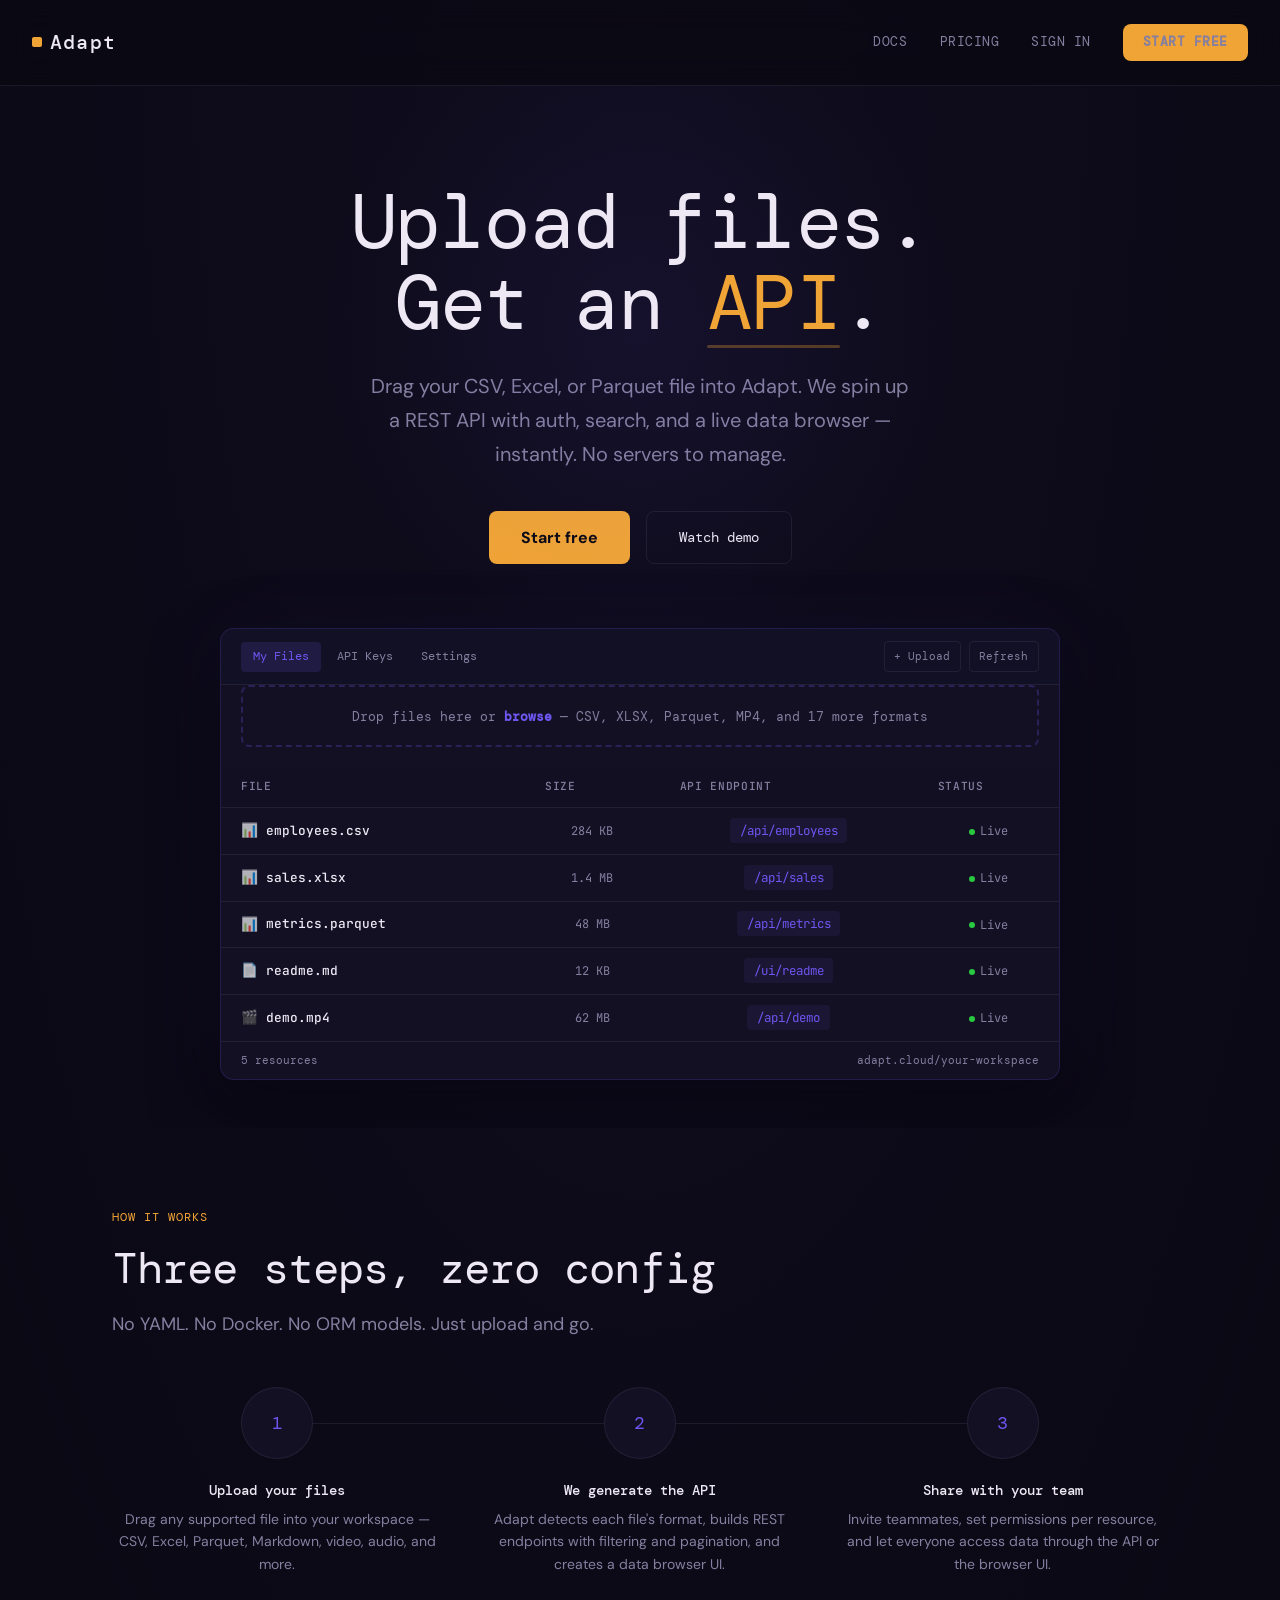
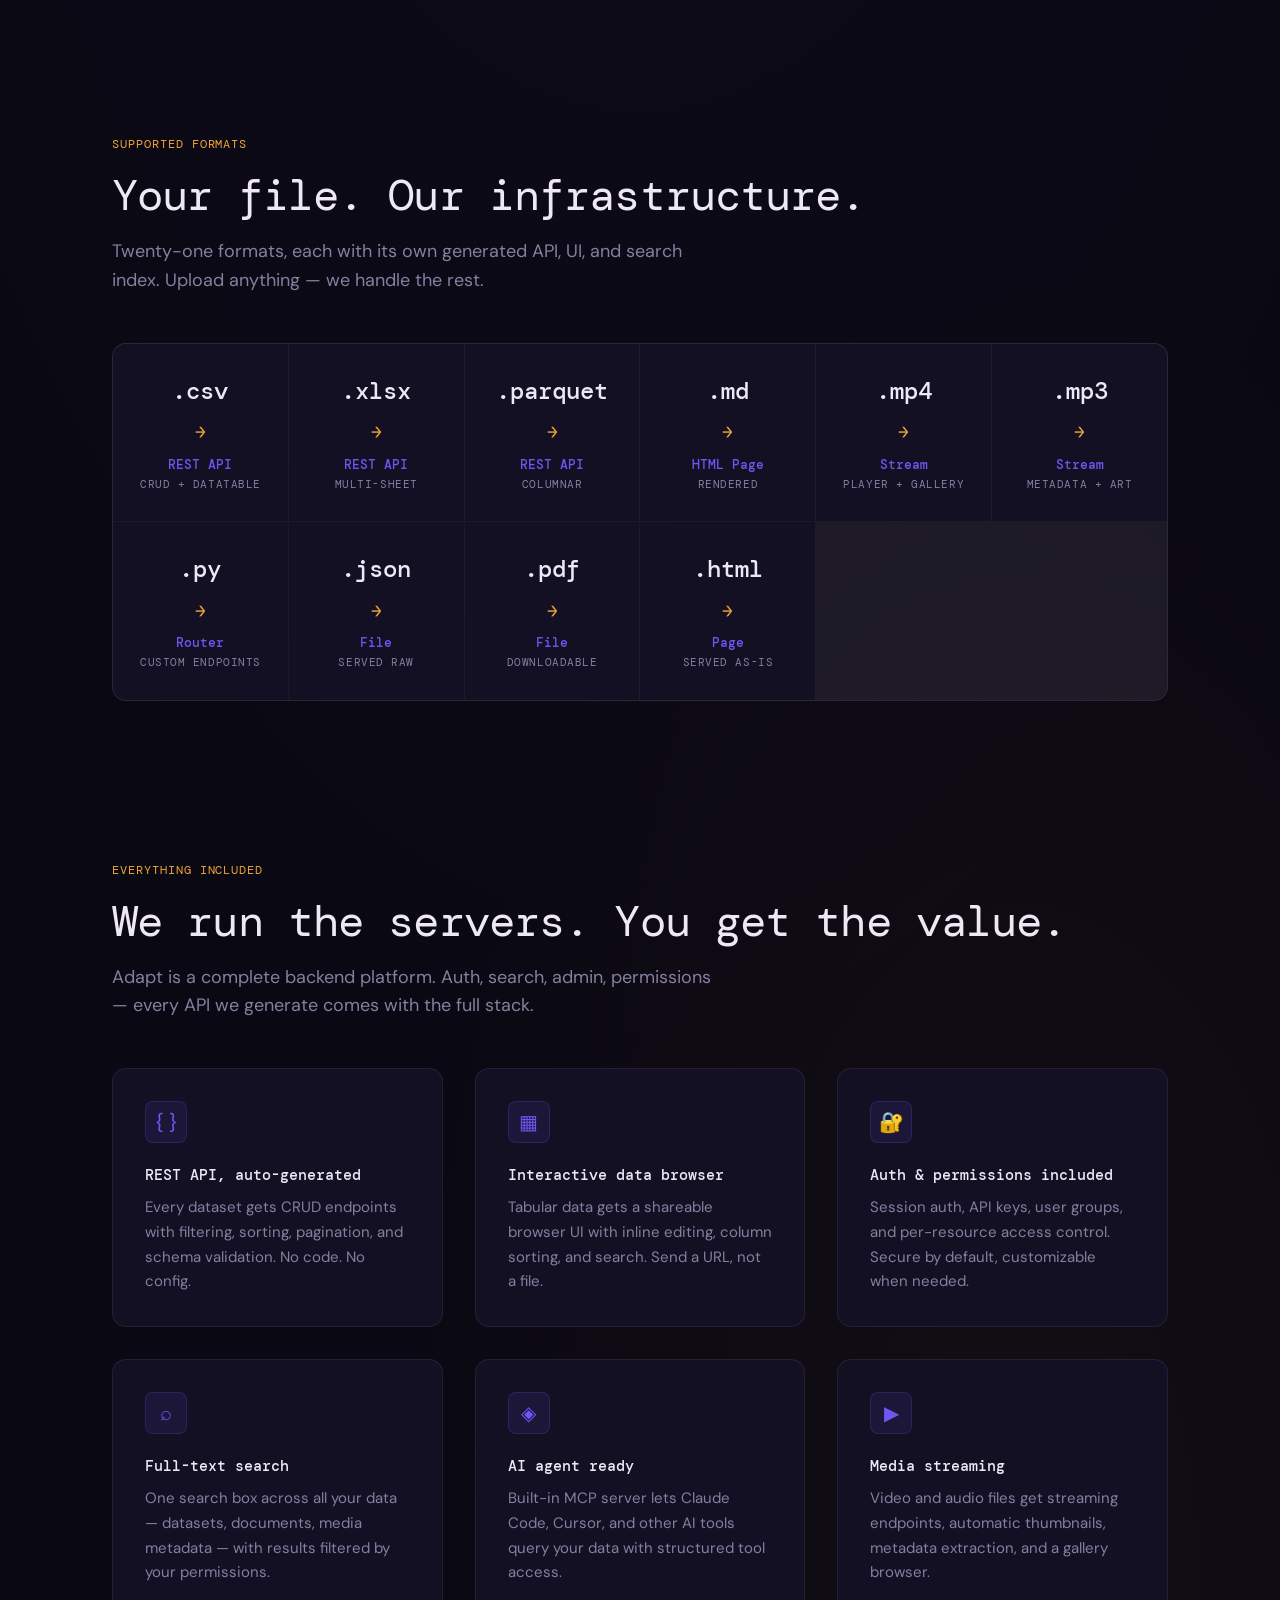
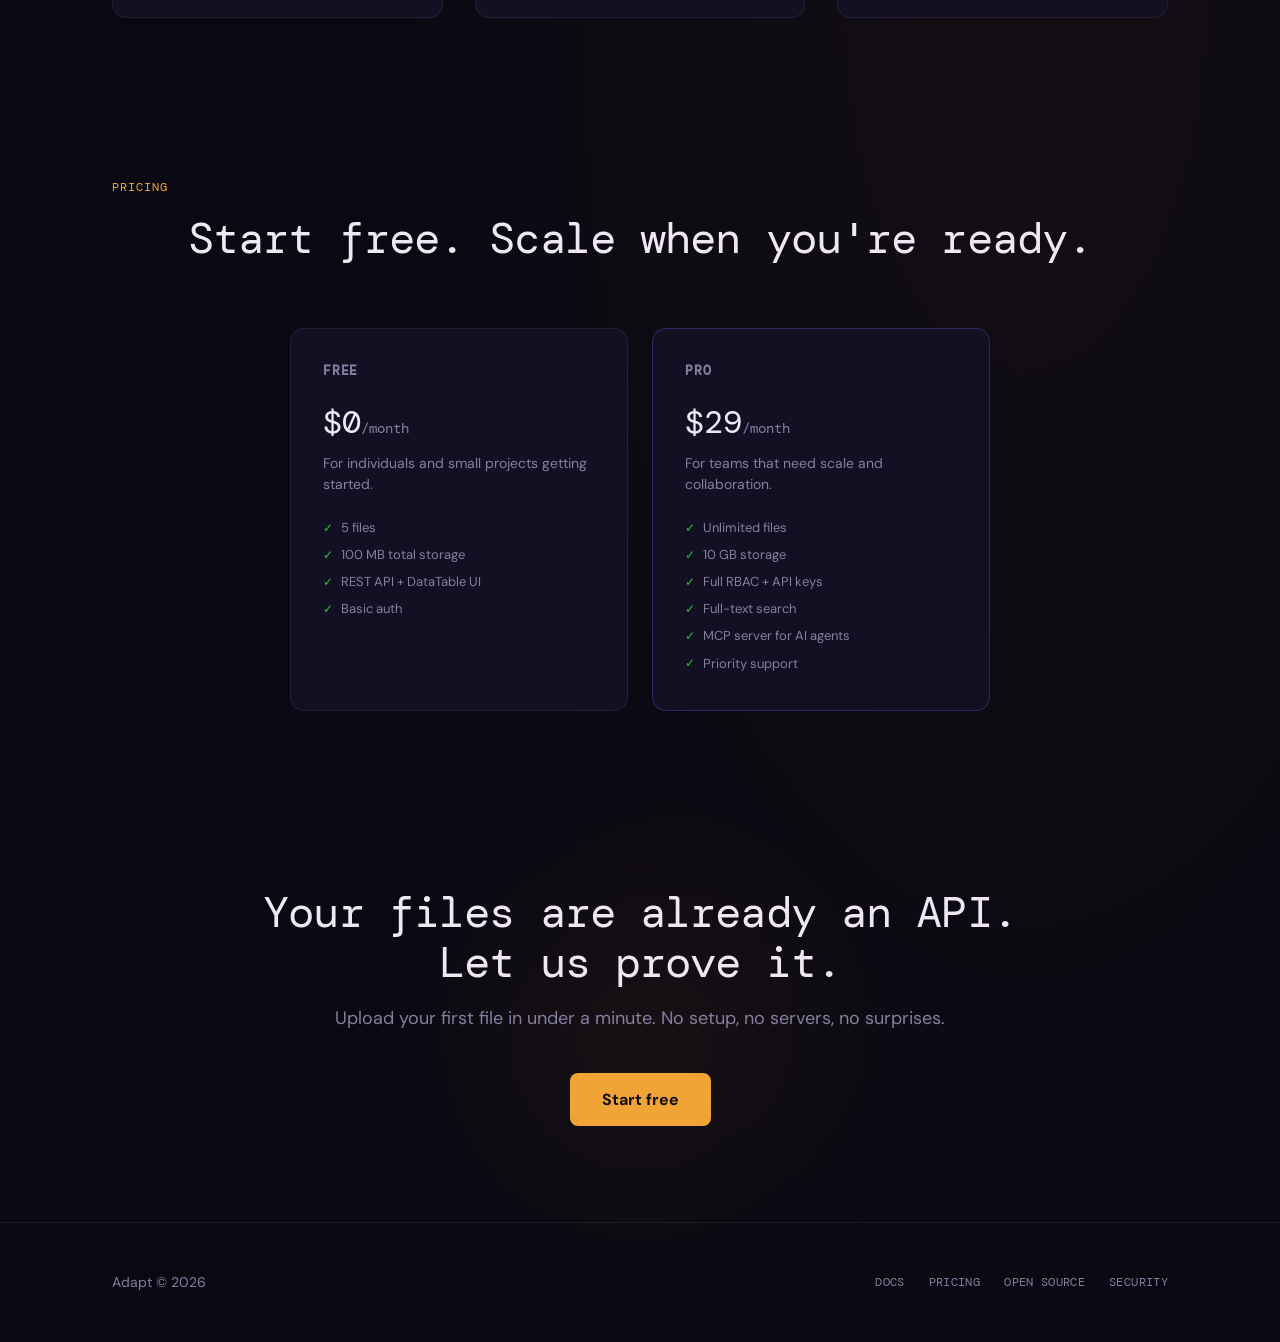
<file: landing/index.html>
<!DOCTYPE html>
<html lang="en">
<head>
<meta charset="UTF-8">
<meta name="viewport" content="width=device-width, initial-scale=1.0">
<title>Adapt — Upload files. Get an API.</title>
<link rel="preconnect" href="https://fonts.googleapis.com">
<link rel="preconnect" href="https://fonts.gstatic.com" crossorigin>
<link href="https://fonts.googleapis.com/css2?family=DM+Mono:ital,wght@0,300;0,400;0,500&family=DM+Sans:ital,opsz,wght@0,9..40,100..1000;1,9..40,100..1000&family=JetBrains+Mono:ital,wght@0,100..800;1,100..800&display=swap" rel="stylesheet">
<style>
*, *::before, *::after { box-sizing: border-box; margin: 0; padding: 0; }

:root {
  --void: #0A0812;
  --surface: #131024;
  --surface-elevated: #1C1736;
  --chalk: #EDE8F4;
  --slate: #857FA0;
  --signal: #F0A435;
  --signal-glow: rgba(240, 164, 53, 0.13);
  --trace: #6E56F0;
  --trace-glow: rgba(110, 86, 240, 0.1);
  --border: rgba(133, 127, 160, 0.14);
  --radius: 8px;
  --radius-lg: 14px;
}

html {
  background: var(--void);
  color: var(--chalk);
  font-family: 'DM Sans', -apple-system, BlinkMacSystemFont, sans-serif;
  font-size: 16px;
  line-height: 1.6;
  -webkit-font-smoothing: antialiased;
}

body {
  min-height: 100vh;
  background:
    radial-gradient(ellipse 80% 60% at 50% 0%, rgba(110, 86, 240, 0.06), transparent),
    radial-gradient(ellipse 50% 30% at 80% 70%, rgba(240, 164, 53, 0.04), transparent);
}

::selection { background: var(--signal); color: var(--void); }

h1, h2, h3 { font-family: 'DM Mono', 'JetBrains Mono', monospace; font-weight: 400; letter-spacing: -0.02em; }
h1 { font-size: clamp(2.5rem, 6vw, 5.5rem); line-height: 1.06; }
h2 { font-size: clamp(1.75rem, 3.5vw, 2.75rem); line-height: 1.15; }
h3 { font-size: 1.125rem; font-weight: 500; letter-spacing: 0.04em; text-transform: uppercase; color: var(--slate); }

a { color: var(--trace); text-decoration: none; transition: color 0.2s; }
a:hover { color: var(--signal); }
a:focus-visible { outline: 2px solid var(--signal); outline-offset: 3px; border-radius: 2px; }

.container { max-width: 1120px; margin: 0 auto; padding: 0 2rem; }

.logo {
  font-family: 'DM Mono', monospace;
  font-size: 1.25rem;
  font-weight: 500;
  letter-spacing: 0.06em;
  color: var(--chalk);
  text-decoration: none;
  display: flex;
  align-items: center;
  gap: 0.5rem;
}
.logo::before {
  content: '';
  display: inline-block;
  width: 10px; height: 10px;
  background: var(--signal);
  border-radius: 2px;
}

nav {
  display: flex;
  justify-content: space-between;
  align-items: center;
  padding: 1.5rem 2rem;
  position: sticky;
  top: 0;
  z-index: 100;
  backdrop-filter: blur(16px);
  background: rgba(10, 8, 18, 0.75);
  border-bottom: 1px solid var(--border);
}
nav .nav-links { display: flex; align-items: center; gap: 2rem; }
nav .nav-links a {
  color: var(--slate);
  font-family: 'DM Mono', monospace;
  font-size: 0.8125rem;
  letter-spacing: 0.04em;
  text-transform: uppercase;
}
nav .nav-cta {
  background: var(--signal);
  color: var(--void);
  padding: 0.5rem 1.25rem;
  border-radius: var(--radius);
  font-family: 'DM Sans', sans-serif;
  font-size: 0.875rem;
  font-weight: 600;
  text-transform: none;
  letter-spacing: 0;
  transition: background 0.2s, box-shadow 0.2s;
}
nav .nav-cta:hover { background: #F8B84D; box-shadow: 0 0 20px var(--signal-glow); color: var(--void); }

.hero {
  padding: 6rem 0 3rem;
  text-align: center;
  position: relative;
  overflow: hidden;
}
.hero::before {
  content: '';
  position: absolute;
  top: -10%;
  left: 50%;
  transform: translateX(-50%);
  width: 700px; height: 700px;
  background: radial-gradient(circle, rgba(110, 86, 240, 0.07), transparent 65%);
  pointer-events: none;
}
.hero h1 { position: relative; z-index: 1; margin-bottom: 1.5rem; }
.hero h1 .highlight {
  color: var(--signal);
  position: relative;
}
.hero h1 .highlight::after {
  content: '';
  position: absolute;
  bottom: 5px; left: 0;
  width: 100%; height: 3px;
  background: var(--signal);
  opacity: 0.3;
  border-radius: 2px;
}
.hero .subtitle {
  font-size: clamp(1rem, 2vw, 1.25rem);
  color: var(--slate);
  max-width: 540px;
  margin: 0 auto 2.5rem;
  line-height: 1.7;
}
.hero-actions {
  display: flex; gap: 1rem;
  justify-content: center; flex-wrap: wrap;
  margin-bottom: 4rem;
}

.btn-primary {
  background: var(--signal);
  color: var(--void);
  padding: 0.875rem 2rem;
  border-radius: var(--radius);
  font-family: 'DM Sans', sans-serif;
  font-size: 1rem; font-weight: 700;
  border: none; cursor: pointer;
  transition: background 0.2s, box-shadow 0.2s, transform 0.15s;
  text-decoration: none;
  display: inline-flex; align-items: center; gap: 0.5rem;
}
.btn-primary:hover { background: #F8B84D; box-shadow: 0 0 24px var(--signal-glow); transform: translateY(-1px); color: var(--void); }
.btn-primary:focus-visible { outline: 2px solid var(--signal); outline-offset: 3px; }

.btn-secondary {
  background: transparent;
  color: var(--chalk);
  padding: 0.875rem 2rem;
  border-radius: var(--radius);
  font-family: 'DM Mono', monospace;
  font-size: 0.875rem;
  border: 1px solid var(--border);
  cursor: pointer;
  transition: border-color 0.2s, background 0.2s;
  text-decoration: none;
  display: inline-flex; align-items: center; gap: 0.5rem;
}
.btn-secondary:hover { border-color: var(--trace); background: var(--trace-glow); color: var(--chalk); }
.btn-secondary:focus-visible { outline: 2px solid var(--signal); outline-offset: 3px; }

.dashboard {
  max-width: 840px;
  margin: 0 auto;
  background: var(--surface);
  border: 1px solid rgba(110, 86, 240, 0.18);
  border-radius: var(--radius-lg);
  overflow: hidden;
  box-shadow: 0 0 80px rgba(110, 86, 240, 0.06), 0 24px 64px rgba(0, 0, 0, 0.5);
  position: relative;
  z-index: 1;
}
.dashboard-header {
  display: flex;
  align-items: center;
  justify-content: space-between;
  padding: 0.75rem 1.25rem;
  background: rgba(19, 16, 36, 0.5);
  border-bottom: 1px solid var(--border);
}
.dashboard-tabs {
  display: flex;
  gap: 0.25rem;
}
.dashboard-tab {
  font-family: 'DM Mono', monospace;
  font-size: 0.75rem;
  color: var(--slate);
  padding: 0.35rem 0.75rem;
  border-radius: 4px;
  cursor: default;
}
.dashboard-tab.active { background: rgba(110, 86, 240, 0.15); color: var(--trace); }
.dashboard-actions { display: flex; gap: 0.5rem; }
.dashboard-action {
  font-family: 'DM Mono', monospace;
  font-size: 0.7rem;
  color: var(--slate);
  padding: 0.35rem 0.6rem;
  border: 1px solid var(--border);
  border-radius: 4px;
  background: transparent;
  cursor: default;
}
.dashboard-table {
  width: 100%;
  border-collapse: collapse;
  font-family: 'JetBrains Mono', 'DM Mono', monospace;
  font-size: 0.8rem;
}
.dashboard-table th {
  text-align: left;
  padding: 0.7rem 1.25rem;
  font-weight: 500;
  color: var(--slate);
  font-size: 0.7rem;
  letter-spacing: 0.06em;
  text-transform: uppercase;
  border-bottom: 1px solid var(--border);
  background: rgba(19, 16, 36, 0.3);
}
.dashboard-table td {
  padding: 0.75rem 1.25rem;
  border-bottom: 1px solid var(--border);
  vertical-align: middle;
}
.dashboard-table tr { transition: background 0.2s; }
.dashboard-table tr:hover td { background: rgba(110, 86, 240, 0.04); }
.dashboard-table tr:last-child td { border-bottom: none; }
.dashboard-table .filename {
  display: flex; align-items: center; gap: 0.5rem;
  color: var(--chalk);
  font-weight: 500;
}
.dashboard-table .file-icon {
  font-size: 0.85rem;
  opacity: 0.7;
}
.dashboard-table .size { color: var(--slate); font-size: 0.75rem; }
.dashboard-table .endpoint {
  font-family: 'JetBrains Mono', monospace;
  font-size: 0.78rem;
  color: var(--trace);
  background: rgba(110, 86, 240, 0.08);
  padding: 0.25rem 0.6rem;
  border-radius: 4px;
  white-space: nowrap;
}
.dashboard-table .status {
  display: inline-flex; align-items: center; gap: 0.35rem;
  font-size: 0.75rem;
  color: var(--slate);
}
.dashboard-table .status::before {
  content: '';
  width: 6px; height: 6px;
  border-radius: 50%;
  background: #28C840;
}
.dashboard-footer {
  padding: 0.6rem 1.25rem;
  border-top: 1px solid var(--border);
  font-family: 'DM Mono', monospace;
  font-size: 0.7rem;
  color: var(--slate);
  display: flex; justify-content: space-between;
}

.upload-zone {
  margin: 0 1.25rem 1.25rem;
  border: 2px dashed rgba(110, 86, 240, 0.25);
  border-radius: var(--radius);
  padding: 1rem;
  text-align: center;
  transition: border-color 0.25s, background 0.25s;
  cursor: default;
}
.upload-zone:hover { border-color: var(--trace); background: rgba(110, 86, 240, 0.04); }
.upload-zone .upload-text {
  font-family: 'DM Mono', monospace;
  font-size: 0.8rem;
  color: var(--slate);
}
.upload-zone .upload-text strong { color: var(--trace); }

.section { padding: 5rem 0; }
.section-label {
  font-family: 'DM Mono', monospace;
  font-size: 0.75rem;
  letter-spacing: 0.08em;
  text-transform: uppercase;
  color: var(--signal);
  margin-bottom: 1rem;
}
.section h2 { margin-bottom: 1rem; }
.section .lead {
  color: var(--slate);
  font-size: 1.125rem;
  max-width: 600px;
  margin-bottom: 3rem;
}

.transform-grid {
  display: grid;
  grid-template-columns: repeat(auto-fit, minmax(160px, 1fr));
  gap: 1px;
  background: var(--border);
  border: 1px solid var(--border);
  border-radius: var(--radius-lg);
  overflow: hidden;
}
.transform-item {
  background: var(--surface);
  padding: 1.75rem 1.25rem;
  text-align: center;
  transition: background 0.25s;
}
.transform-item:hover { background: var(--surface-elevated); }
.transform-item .ext {
  font-family: 'DM Mono', monospace;
  font-size: 1.5rem;
  font-weight: 500;
  color: var(--chalk);
  margin-bottom: 0.35rem;
}
.transform-item .label {
  font-family: 'DM Mono', monospace;
  font-size: 0.6875rem;
  color: var(--slate);
  letter-spacing: 0.05em;
  text-transform: uppercase;
}
.transform-item .arrow-icon {
  display: block;
  color: var(--signal);
  font-size: 1.125rem;
  margin: 0.5rem 0;
  font-family: 'JetBrains Mono', monospace;
}
.transform-item .result {
  font-family: 'DM Mono', monospace;
  font-size: 0.8125rem;
  color: var(--trace);
  font-weight: 500;
}

.features-grid {
  display: grid;
  grid-template-columns: repeat(auto-fit, minmax(280px, 1fr));
  gap: 2rem;
}
.feature-card {
  background: var(--surface);
  border: 1px solid var(--border);
  border-radius: var(--radius-lg);
  padding: 2rem;
  transition: border-color 0.25s, background 0.25s;
}
.feature-card:hover { border-color: rgba(110, 86, 240, 0.25); background: var(--surface-elevated); }
.feature-card .icon {
  width: 42px; height: 42px;
  border-radius: var(--radius);
  background: var(--trace-glow);
  border: 1px solid rgba(110, 86, 240, 0.2);
  display: flex; align-items: center; justify-content: center;
  font-size: 1.25rem;
  margin-bottom: 1.25rem;
  color: var(--trace);
}
.feature-card h4 {
  font-family: 'DM Mono', monospace;
  font-size: 0.9375rem;
  font-weight: 500;
  margin-bottom: 0.5rem;
  color: var(--chalk);
}
.feature-card p { color: var(--slate); font-size: 0.9375rem; line-height: 1.65; }

.how-it-works {
  display: grid;
  grid-template-columns: repeat(3, 1fr);
  gap: 2rem;
  position: relative;
}
.how-it-works::before {
  content: '';
  position: absolute;
  top: 36px;
  left: calc(16.67% + 1rem);
  right: calc(16.67% + 1rem);
  height: 1px;
  background: var(--border);
  z-index: 0;
}
.how-step {
  position: relative;
  z-index: 1;
  text-align: center;
}
.how-step .step-marker {
  width: 72px; height: 72px;
  border-radius: 50%;
  background: var(--surface);
  border: 1px solid var(--border);
  display: flex;
  align-items: center;
  justify-content: center;
  margin: 0 auto 1.25rem;
  font-family: 'DM Mono', monospace;
  font-size: 1.1rem;
  color: var(--trace);
  transition: border-color 0.25s, box-shadow 0.25s;
}
.how-step:hover .step-marker {
  border-color: rgba(110, 86, 240, 0.35);
  box-shadow: 0 0 20px rgba(110, 86, 240, 0.1);
}
.how-step h4 {
  font-family: 'DM Mono', monospace;
  font-size: 0.9rem;
  font-weight: 500;
  margin-bottom: 0.4rem;
  color: var(--chalk);
}
.how-step p { color: var(--slate); font-size: 0.875rem; line-height: 1.6; }

.cta-section {
  text-align: center;
  padding: 6rem 0;
  position: relative;
}
.cta-section::before {
  content: '';
  position: absolute;
  top: 0; left: 50%;
  transform: translateX(-50%);
  width: 500px; height: 500px;
  background: radial-gradient(circle, rgba(240, 164, 53, 0.06), transparent 70%);
  pointer-events: none;
}
.cta-section h2 { margin-bottom: 1rem; position: relative; z-index: 1; }
.cta-section p {
  color: var(--slate);
  font-size: 1.125rem;
  margin-bottom: 2.5rem;
  position: relative;
  z-index: 1;
}

.pricing-tease {
  display: flex;
  gap: 1.5rem;
  justify-content: center;
  max-width: 700px;
  margin: 4rem auto 0;
  position: relative;
  z-index: 1;
}
.price-card {
  background: var(--surface);
  border: 1px solid var(--border);
  border-radius: var(--radius-lg);
  padding: 2rem;
  flex: 1;
  text-align: left;
  transition: border-color 0.25s;
}
.price-card.featured { border-color: rgba(110, 86, 240, 0.3); }
.price-card h5 {
  font-family: 'DM Mono', monospace;
  font-size: 0.8rem;
  letter-spacing: 0.06em;
  text-transform: uppercase;
  color: var(--slate);
  margin-bottom: 1rem;
}
.price-card .price {
  font-family: 'DM Mono', monospace;
  font-size: 2rem;
  color: var(--chalk);
  margin-bottom: 0.25rem;
}
.price-card .price span { font-size: 0.875rem; color: var(--slate); }
.price-card .desc {
  color: var(--slate);
  font-size: 0.875rem;
  margin-bottom: 1.25rem;
  line-height: 1.5;
}
.price-card .perk {
  font-size: 0.8125rem;
  color: var(--slate);
  padding: 0.2rem 0;
  display: flex; align-items: center; gap: 0.5rem;
}
.price-card .perk::before { content: '✓'; color: #28C840; font-size: 0.75rem; }

footer {
  border-top: 1px solid var(--border);
  padding: 3rem 0;
  color: var(--slate);
  font-size: 0.875rem;
}
footer .container {
  display: flex; justify-content: space-between;
  align-items: center; flex-wrap: wrap; gap: 1rem;
}
footer a {
  color: var(--slate);
  font-family: 'DM Mono', monospace;
  font-size: 0.75rem;
  letter-spacing: 0.03em;
  text-transform: uppercase;
}
footer a:hover { color: var(--signal); }

@media (max-width: 768px) {
  .container { padding: 0 1.25rem; }
  nav { padding: 1rem 1.25rem; }
  nav .nav-links { gap: 1rem; }
  nav .nav-links a:not(.nav-cta) { display: none; }
  .hero { padding: 4rem 0 2rem; }
  .dashboard { border-radius: var(--radius); }
  .dashboard-table { font-size: 0.68rem; }
  .dashboard-table th, .dashboard-table td { padding: 0.5rem 0.75rem; }
  .dashboard-table .endpoint { font-size: 0.65rem; }
  .how-it-works { grid-template-columns: 1fr; gap: 2rem; }
  .how-it-works::before { display: none; }
  .pricing-tease { flex-direction: column; max-width: 100%; }
  .section { padding: 3rem 0; }
  .features-grid { grid-template-columns: 1fr; }
  .dashboard-actions { display: none; }
}

@media (prefers-reduced-motion: reduce) {
  *, *::before, *::after { transition-duration: 0s !important; animation-duration: 0s !important; }
}
</style>
</head>
<body>

<nav aria-label="Main navigation">
  <a href="/" class="logo">Adapt</a>
  <div class="nav-links">
    <a href="/docs">Docs</a>
    <a href="/pricing">Pricing</a>
    <a href="/signin">Sign In</a>
    <a href="/signup" class="nav-cta">Start free</a>
  </div>
</nav>

<main>
  <section class="hero" aria-labelledby="hero-heading">
    <div class="container">
      <h1 id="hero-heading">
        Upload files.<br>
        Get an <span class="highlight">API</span>.
      </h1>
      <p class="subtitle">
        Drag your CSV, Excel, or Parquet file into Adapt. We spin up a REST API
        with auth, search, and a live data browser — instantly. No servers to manage.
      </p>
      <div class="hero-actions">
        <a href="/signup" class="btn-primary">Start free</a>
        <a href="/demo" class="btn-secondary">Watch demo</a>
      </div>

      <div class="dashboard" aria-label="Platform dashboard" role="img">
        <div class="dashboard-header">
          <div class="dashboard-tabs">
            <span class="dashboard-tab active">My Files</span>
            <span class="dashboard-tab">API Keys</span>
            <span class="dashboard-tab">Settings</span>
          </div>
          <div class="dashboard-actions">
            <span class="dashboard-action">+ Upload</span>
            <span class="dashboard-action">Refresh</span>
          </div>
        </div>

        <div class="upload-zone">
          <span class="upload-text">Drop files here or <strong>browse</strong> — CSV, XLSX, Parquet, MP4, and 17 more formats</span>
        </div>

        <table class="dashboard-table" aria-label="Your files and their generated API endpoints">
          <thead>
            <tr>
              <th>File</th>
              <th>Size</th>
              <th>API endpoint</th>
              <th>Status</th>
            </tr>
          </thead>
          <tbody>
            <tr>
              <td>
                <span class="filename">
                  <span class="file-icon">📊</span> employees.csv
                </span>
              </td>
              <td><span class="size">284 KB</span></td>
              <td><span class="endpoint">/api/employees</span></td>
              <td><span class="status">Live</span></td>
            </tr>
            <tr>
              <td>
                <span class="filename">
                  <span class="file-icon">📊</span> sales.xlsx
                </span>
              </td>
              <td><span class="size">1.4 MB</span></td>
              <td><span class="endpoint">/api/sales</span></td>
              <td><span class="status">Live</span></td>
            </tr>
            <tr>
              <td>
                <span class="filename">
                  <span class="file-icon">📊</span> metrics.parquet
                </span>
              </td>
              <td><span class="size">48 MB</span></td>
              <td><span class="endpoint">/api/metrics</span></td>
              <td><span class="status">Live</span></td>
            </tr>
            <tr>
              <td>
                <span class="filename">
                  <span class="file-icon">📄</span> readme.md
                </span>
              </td>
              <td><span class="size">12 KB</span></td>
              <td><span class="endpoint">/ui/readme</span></td>
              <td><span class="status">Live</span></td>
            </tr>
            <tr>
              <td>
                <span class="filename">
                  <span class="file-icon">🎬</span> demo.mp4
                </span>
              </td>
              <td><span class="size">62 MB</span></td>
              <td><span class="endpoint">/api/demo</span></td>
              <td><span class="status">Live</span></td>
            </tr>
          </tbody>
        </table>

        <div class="dashboard-footer">
          <span>5 resources</span>
          <span>adapt.cloud/your-workspace</span>
        </div>
      </div>
    </div>
  </section>

  <section class="section" aria-labelledby="how-heading">
    <div class="container">
      <p class="section-label">How it works</p>
      <h2 id="how-heading">Three steps, zero config</h2>
      <p class="lead">
        No YAML. No Docker. No ORM models. Just upload and go.
      </p>
      <div class="how-it-works">
        <div class="how-step">
          <div class="step-marker" aria-hidden="true">1</div>
          <h4>Upload your files</h4>
          <p>Drag any supported file into your workspace — CSV, Excel, Parquet, Markdown, video, audio, and more.</p>
        </div>
        <div class="how-step">
          <div class="step-marker" aria-hidden="true">2</div>
          <h4>We generate the API</h4>
          <p>Adapt detects each file's format, builds REST endpoints with filtering and pagination, and creates a data browser UI.</p>
        </div>
        <div class="how-step">
          <div class="step-marker" aria-hidden="true">3</div>
          <h4>Share with your team</h4>
          <p>Invite teammates, set permissions per resource, and let everyone access data through the API or the browser UI.</p>
        </div>
      </div>
    </div>
  </section>

  <section class="section" aria-labelledby="formats-heading">
    <div class="container">
      <p class="section-label">Supported formats</p>
      <h2 id="formats-heading">Your file. Our infrastructure.</h2>
      <p class="lead">
        Twenty-one formats, each with its own generated API, UI, and search index.
        Upload anything — we handle the rest.
      </p>
      <div class="transform-grid">
        <div class="transform-item">
          <div class="ext">.csv</div>
          <span class="arrow-icon" aria-hidden="true">→</span>
          <div class="result">REST API</div>
          <div class="label">CRUD + DataTable</div>
        </div>
        <div class="transform-item">
          <div class="ext">.xlsx</div>
          <span class="arrow-icon" aria-hidden="true">→</span>
          <div class="result">REST API</div>
          <div class="label">Multi-sheet</div>
        </div>
        <div class="transform-item">
          <div class="ext">.parquet</div>
          <span class="arrow-icon" aria-hidden="true">→</span>
          <div class="result">REST API</div>
          <div class="label">Columnar</div>
        </div>
        <div class="transform-item">
          <div class="ext">.md</div>
          <span class="arrow-icon" aria-hidden="true">→</span>
          <div class="result">HTML Page</div>
          <div class="label">Rendered</div>
        </div>
        <div class="transform-item">
          <div class="ext">.mp4</div>
          <span class="arrow-icon" aria-hidden="true">→</span>
          <div class="result">Stream</div>
          <div class="label">Player + Gallery</div>
        </div>
        <div class="transform-item">
          <div class="ext">.mp3</div>
          <span class="arrow-icon" aria-hidden="true">→</span>
          <div class="result">Stream</div>
          <div class="label">Metadata + Art</div>
        </div>
        <div class="transform-item">
          <div class="ext">.py</div>
          <span class="arrow-icon" aria-hidden="true">→</span>
          <div class="result">Router</div>
          <div class="label">Custom endpoints</div>
        </div>
        <div class="transform-item">
          <div class="ext">.json</div>
          <span class="arrow-icon" aria-hidden="true">→</span>
          <div class="result">File</div>
          <div class="label">Served raw</div>
        </div>
        <div class="transform-item">
          <div class="ext">.pdf</div>
          <span class="arrow-icon" aria-hidden="true">→</span>
          <div class="result">File</div>
          <div class="label">Downloadable</div>
        </div>
        <div class="transform-item">
          <div class="ext">.html</div>
          <span class="arrow-icon" aria-hidden="true">→</span>
          <div class="result">Page</div>
          <div class="label">Served as-is</div>
        </div>
      </div>
    </div>
  </section>

  <section class="section" aria-labelledby="features-heading">
    <div class="container">
      <p class="section-label">Everything included</p>
      <h2 id="features-heading">We run the servers. You get the value.</h2>
      <p class="lead">
        Adapt is a complete backend platform. Auth, search, admin, permissions —
        every API we generate comes with the full stack.
      </p>
      <div class="features-grid">
        <div class="feature-card">
          <div class="icon" aria-hidden="true">{&nbsp;}</div>
          <h4>REST API, auto-generated</h4>
          <p>Every dataset gets CRUD endpoints with filtering, sorting, pagination, and schema validation. No code. No config.</p>
        </div>
        <div class="feature-card">
          <div class="icon" aria-hidden="true">▦</div>
          <h4>Interactive data browser</h4>
          <p>Tabular data gets a shareable browser UI with inline editing, column sorting, and search. Send a URL, not a file.</p>
        </div>
        <div class="feature-card">
          <div class="icon" aria-hidden="true">🔐</div>
          <h4>Auth & permissions included</h4>
          <p>Session auth, API keys, user groups, and per-resource access control. Secure by default, customizable when needed.</p>
        </div>
        <div class="feature-card">
          <div class="icon" aria-hidden="true">⌕</div>
          <h4>Full-text search</h4>
          <p>One search box across all your data — datasets, documents, media metadata — with results filtered by your permissions.</p>
        </div>
        <div class="feature-card">
          <div class="icon" aria-hidden="true">◈</div>
          <h4>AI agent ready</h4>
          <p>Built-in MCP server lets Claude Code, Cursor, and other AI tools query your data with structured tool access.</p>
        </div>
        <div class="feature-card">
          <div class="icon" aria-hidden="true">▶</div>
          <h4>Media streaming</h4>
          <p>Video and audio files get streaming endpoints, automatic thumbnails, metadata extraction, and a gallery browser.</p>
        </div>
      </div>
    </div>
  </section>

  <section class="section" aria-labelledby="pricing-heading">
    <div class="container">
      <p class="section-label">Pricing</p>
      <h2 id="pricing-heading" style="text-align:center">Start free. Scale when you're ready.</h2>
      <div class="pricing-tease">
        <div class="price-card">
          <h5>Free</h5>
          <div class="price">$0<span>/month</span></div>
          <p class="desc">For individuals and small projects getting started.</p>
          <div class="perk">5 files</div>
          <div class="perk">100 MB total storage</div>
          <div class="perk">REST API + DataTable UI</div>
          <div class="perk">Basic auth</div>
        </div>
        <div class="price-card featured">
          <h5>Pro</h5>
          <div class="price">$29<span>/month</span></div>
          <p class="desc">For teams that need scale and collaboration.</p>
          <div class="perk">Unlimited files</div>
          <div class="perk">10 GB storage</div>
          <div class="perk">Full RBAC + API keys</div>
          <div class="perk">Full-text search</div>
          <div class="perk">MCP server for AI agents</div>
          <div class="perk">Priority support</div>
        </div>
      </div>
    </div>
  </section>

  <section class="cta-section" aria-labelledby="cta-heading">
    <div class="container">
      <h2 id="cta-heading">Your files are already an API.<br>Let us prove it.</h2>
      <p>Upload your first file in under a minute. No setup, no servers, no surprises.</p>
      <a href="/signup" class="btn-primary">Start free</a>
    </div>
  </section>
</main>

<footer>
  <div class="container">
    <span>Adapt &copy; 2026</span>
    <div style="display:flex;gap:1.5rem;">
      <a href="/docs">Docs</a>
      <a href="/pricing">Pricing</a>
      <a href="https://github.com/McIndi/adapt" target="_blank" rel="noopener">Open Source</a>
      <a href="/security">Security</a>
    </div>
  </div>
</footer>

</body>
</html>
</file>
